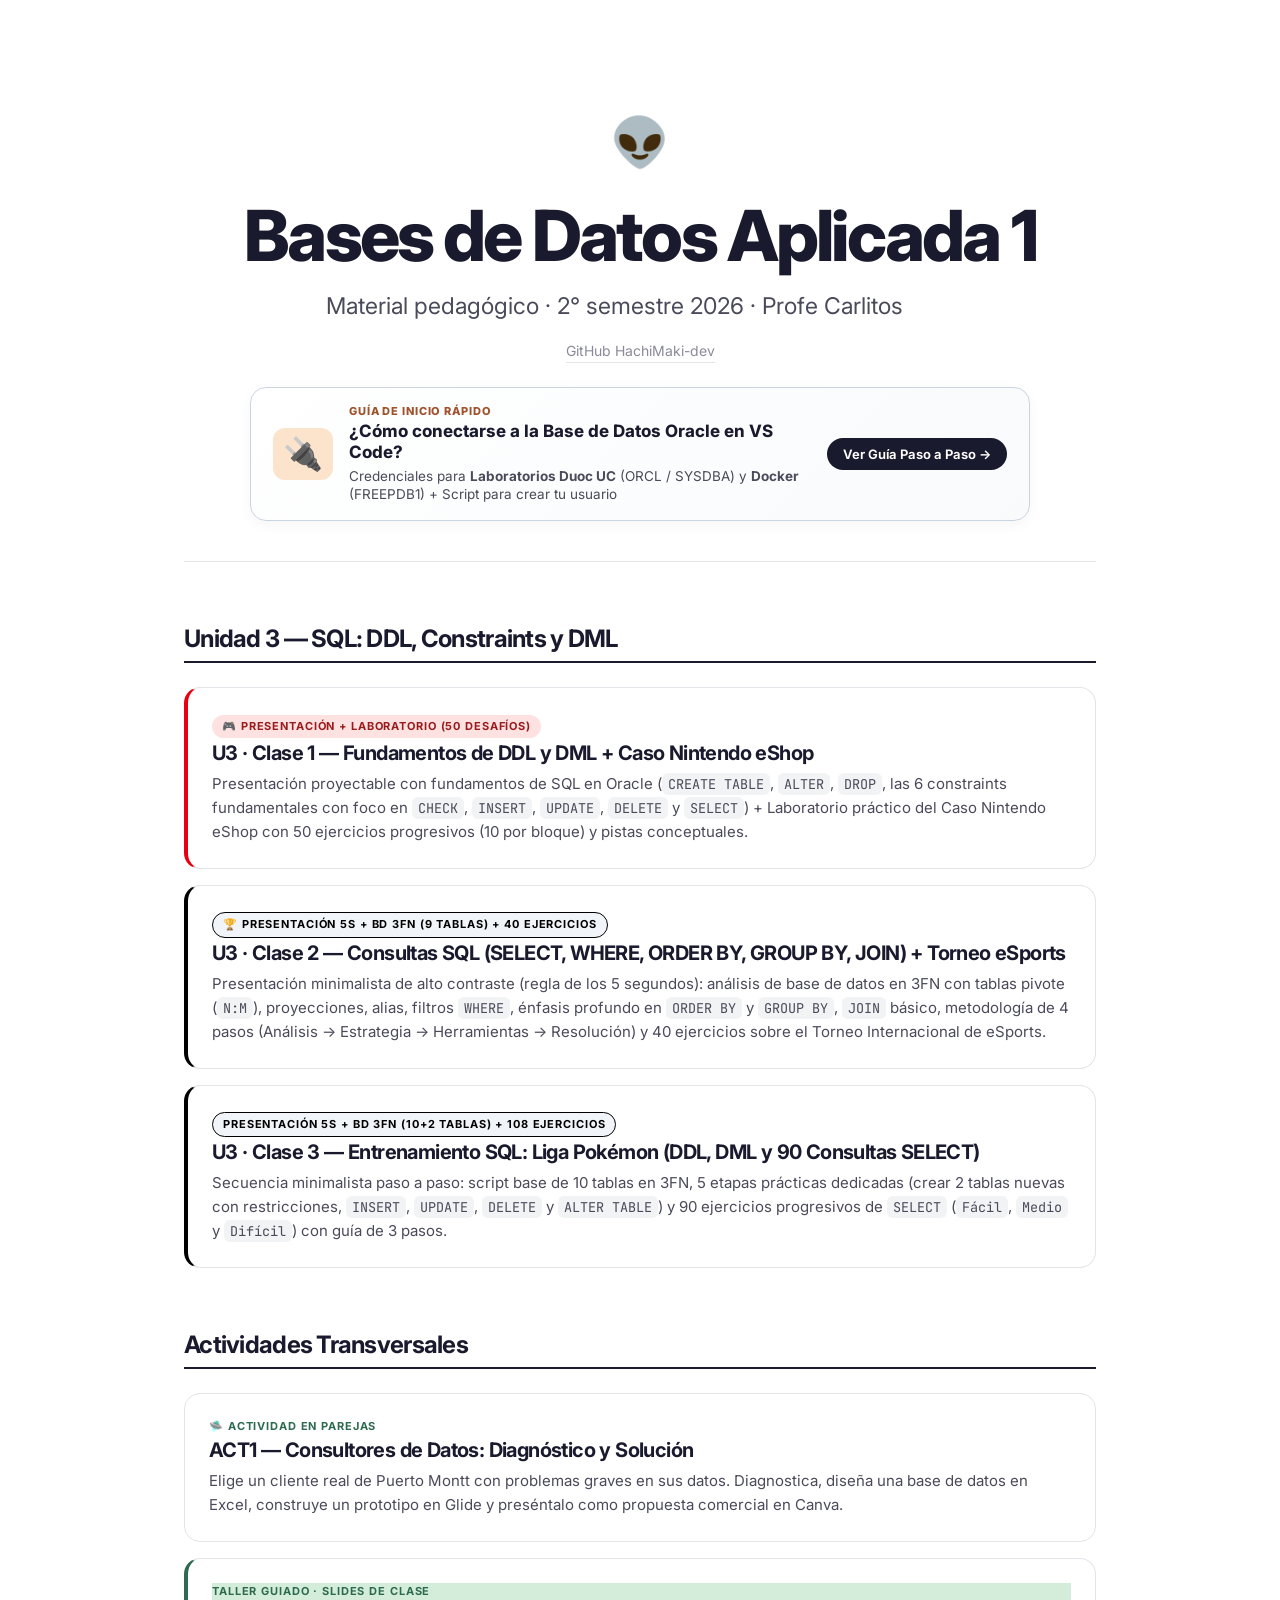
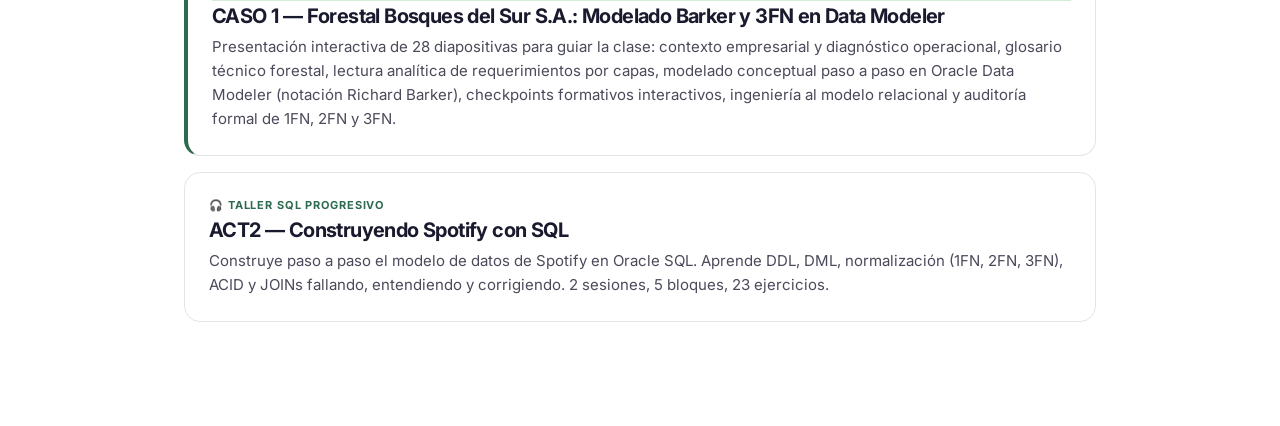
<file: index.html>
<!DOCTYPE html>
<html lang="es">
<head>
  <meta charset="UTF-8">
  <meta name="viewport" content="width=device-width, initial-scale=1.0">
  <title>Plataforma Docente — Bases de Datos Aplicada 1 · Profe Carlitos</title>
  <meta name="description" content="Material pedagógico para Bases de Datos Aplicada 1 — Profe Carlitos (HachiMaki-dev)">
  <link rel="stylesheet" href="shared/fonts.css">
  <link rel="stylesheet" href="shared/styles.css">
</head>
<body>
  <div class="portal-container">
    <header class="portal-header">
      <div class="alien">👽</div>
      <h1>Bases de Datos Aplicada 1</h1>
      <p class="lead">Material pedagógico · 2° semestre 2026 · Profe Carlitos</p>
      <div class="portal-links">
        <a href="https://github.com/hachimaki-dev" target="_blank">GitHub HachiMaki-dev</a>
      </div>

      <div class="portal-db-banner">
        <button id="open-db-modal-btn" class="db-guide-trigger" type="button" aria-haspopup="dialog" aria-controls="db-connection-modal">
          <div class="db-trigger-icon">🔌</div>
          <div class="db-trigger-content">
            <span class="db-trigger-tag">Guía de Inicio Rápido</span>
            <span class="db-trigger-title">¿Cómo conectarse a la Base de Datos Oracle en VS Code?</span>
            <span class="db-trigger-desc">Credenciales para <strong>Laboratorios Duoc UC</strong> (ORCL / SYSDBA) y <strong>Docker</strong> (FREEPDB1) + Script para crear tu usuario</span>
          </div>
          <div class="db-trigger-badge">Ver Guía Paso a Paso →</div>
        </button>
      </div>
    </header>

    <!-- UNIDAD 3: SQL, DDL Y DML -->
    <section class="unit-section">
      <h2>Unidad 3 — SQL: DDL, Constraints y DML</h2>

      <a href="contenidos/03_sql_apex_dashboards/U3_Clase1_DDL_DML_Nintendo.html" class="content-card" style="border-left: 4px solid #E60012;">
        <div class="cc-type ppt" style="display: inline-block; background: #FEE2E2; color: #991B1B; padding: 3px 10px; border-radius: 999px;">🎮 Presentación + Laboratorio (50 Desafíos)</div>
        <h3>U3 · Clase 1 — Fundamentos de DDL y DML + Caso Nintendo eShop</h3>
        <p>Presentación proyectable con fundamentos de SQL en Oracle (<code>CREATE TABLE</code>, <code>ALTER</code>, <code>DROP</code>, las 6 constraints fundamentales con foco en <code>CHECK</code>, <code>INSERT</code>, <code>UPDATE</code>, <code>DELETE</code> y <code>SELECT</code>) + Laboratorio práctico del Caso Nintendo eShop con 50 ejercicios progresivos (10 por bloque) y pistas conceptuales.</p>
      </a>

      <a href="contenidos/03_sql_apex_dashboards/U3_Clase2_Consultas_Select_eSports.html" class="content-card" style="border-left: 4px solid #000000; margin-top: 14px;">
        <div class="cc-type ppt" style="display: inline-block; background: #F1F5F9; color: #000000; border: 1px solid #000000; padding: 3px 10px; border-radius: 999px;">🏆 Presentación 5s + BD 3FN (9 Tablas) + 40 Ejercicios</div>
        <h3>U3 · Clase 2 — Consultas SQL (SELECT, WHERE, ORDER BY, GROUP BY, JOIN) + Torneo eSports</h3>
        <p>Presentación minimalista de alto contraste (regla de los 5 segundos): análisis de base de datos en 3FN con tablas pivote (<code>N:M</code>), proyecciones, alias, filtros <code>WHERE</code>, énfasis profundo en <code>ORDER BY</code> y <code>GROUP BY</code>, <code>JOIN</code> básico, metodología de 4 pasos (Análisis → Estrategia → Herramientas → Resolución) y 40 ejercicios sobre el Torneo Internacional de eSports.</p>
      </a>

      <a href="contenidos/03_sql_apex_dashboards/U3_Clase3_Entrenamiento_Pokemon_SQL.html" class="content-card" style="border-left: 4px solid #000000; margin-top: 14px;">
        <div class="cc-type ppt" style="display: inline-block; background: #F1F5F9; color: #000000; border: 1px solid #000000; padding: 3px 10px; border-radius: 999px;">Presentación 5s + BD 3FN (10+2 Tablas) + 108 Ejercicios</div>
        <h3>U3 · Clase 3 — Entrenamiento SQL: Liga Pokémon (DDL, DML y 90 Consultas SELECT)</h3>
        <p>Secuencia minimalista paso a paso: script base de 10 tablas en 3FN, 5 etapas prácticas dedicadas (crear 2 tablas nuevas con restricciones, <code>INSERT</code>, <code>UPDATE</code>, <code>DELETE</code> y <code>ALTER TABLE</code>) y 90 ejercicios progresivos de <code>SELECT</code> (<code>Fácil</code>, <code>Medio</code> y <code>Difícil</code>) con guía de 3 pasos.</p>
      </a>
    </section>

    <!-- ACTIVIDADES TRANSVERSALES -->
    <section class="unit-section">
      <h2>Actividades Transversales</h2>

      <a href="contenidos/actividades/ACT1_Consultores_de_Datos.html" class="content-card">
        <div class="cc-type guia">🛸 Actividad en parejas</div>
        <h3>ACT1 — Consultores de Datos: Diagnóstico y Solución</h3>
        <p>Elige un cliente real de Puerto Montt con problemas graves en sus datos. Diagnostica, diseña una base de datos en Excel, construye un prototipo en Glide y preséntalo como propuesta comercial en Canva.</p>
      </a>

      <a href="contenidos/actividades/SLIDES_Caso_Forestal_Bosques_del_Sur.html" class="content-card" style="border-left: 4px solid var(--accent-menta);">
        <div class="cc-type guia" style="background: var(--pastel-menta); color: var(--accent-menta);">Taller Guiado · Slides de Clase</div>
        <h3>CASO 1 — Forestal Bosques del Sur S.A.: Modelado Barker y 3FN en Data Modeler</h3>
        <p>Presentación interactiva de 28 diapositivas para guiar la clase: contexto empresarial y diagnóstico operacional, glosario técnico forestal, lectura analítica de requerimientos por capas, modelado conceptual paso a paso en Oracle Data Modeler (notación Richard Barker), checkpoints formativos interactivos, ingeniería al modelo relacional y auditoría formal de 1FN, 2FN y 3FN.</p>
      </a>

      <a href="contenidos/actividades/ACT2_Taller_SQL_Spotify.html" class="content-card">
        <div class="cc-type guia">🎧 Taller SQL Progresivo</div>
        <h3>ACT2 — Construyendo Spotify con SQL</h3>
        <p>Construye paso a paso el modelo de datos de Spotify en Oracle SQL. Aprende DDL, DML, normalización (1FN, 2FN, 3FN), ACID y JOINs fallando, entendiendo y corrigiendo. 2 sesiones, 5 bloques, 23 ejercicios.</p>
      </a>
    </section>
  </div>

  <!-- MODAL: GUÍA DE CONEXIÓN A LA BD ORACLE -->
  <dialog id="db-connection-modal" class="db-modal" closedby="any" aria-labelledby="db-modal-title">
    <div class="db-modal-inner">
      <div class="db-modal-header">
        <div class="db-modal-title-wrap">
          <span class="db-modal-badge">Oracle Developer Tools for VS Code</span>
          <h2 id="db-modal-title">🔌 Guía de Conexión a Oracle Database</h2>
          <p class="db-modal-subtitle">Configuración paso a paso para Laboratorios Duoc UC y Docker personal</p>
        </div>
        <button id="close-db-modal-btn" class="db-modal-close" type="button" aria-label="Cerrar modal">&times;</button>
      </div>

      <div class="db-modal-body">
        <!-- ALERTA CRÍTICA: ADMIN PRIMERO -->
        <div class="db-alert db-alert-warning">
          <div class="db-alert-icon">⚠️</div>
          <div class="db-alert-text">
            <strong>REGLA DE ORO: Primero debes conectarte como Administrador (Admin)</strong>
            <p>Una base de datos recién instalada o reiniciada <strong>aún no tiene creado tu usuario de desarrollo</strong>. Primero debes conectarte obligatoriamente con el usuario administrador (<code>SYS</code> o <code>SYSTEM</code>) para habilitar scripts, crear a <code>usuario_desarrollador</code> y otorgarle permisos y cuota.</p>
          </div>
        </div>

        <!-- PASO 1: EXTENSIÓN VS CODE -->
        <div class="db-step">
          <div class="db-step-header">
            <div class="db-step-num">1</div>
            <div>
              <h3>Instalar la Extensión en Visual Studio Code</h3>
              <p>Abre el panel de Extensiones en VS Code (<code>Ctrl+Shift+X</code> en Windows o <code>Cmd+Shift+X</code> en Mac):</p>
            </div>
          </div>
          <div class="db-ext-box">
            <span class="db-ext-icon">🗄️</span>
            <div class="db-ext-info">
              <strong>Oracle Developer Tools for VS Code (SQL and PL/SQL)</strong>
              <span>Extensión oficial desarrollada por <em>Oracle Corporation</em> (ID: <code>oracle.oracledevtools</code>)</span>
            </div>
            <span class="db-ext-check">Recomendada</span>
          </div>
          <p class="small" style="margin-top: 8px;">Una vez instalada, aparecerá el ícono de la base de datos de Oracle en la barra lateral izquierda. Haz clic en el botón <strong><code>+</code> (Create Connection)</strong> para configurar la primera conexión.</p>
        </div>

        <!-- PASO 2: CONEXIÓN ADMIN (DUOC VS DOCKER) -->
        <div class="db-step">
          <div class="db-step-header">
            <div class="db-step-num">2</div>
            <div>
              <h3>Conexión Inicial como Administrador</h3>
              <p>Selecciona tu entorno de trabajo para ver las credenciales exactas que debes ingresar en VS Code:</p>
            </div>
          </div>

          <!-- SELECTOR DE PESTAÑAS DE ENTORNO -->
          <div class="db-env-tabs" role="tablist" aria-label="Entornos de Conexión">
            <button class="db-env-tab active" id="tab-btn-duoc" role="tab" aria-selected="true" aria-controls="tab-pane-duoc">
              🏢 Laboratorios Duoc UC (PCs de la Sede)
            </button>
            <button class="db-env-tab" id="tab-btn-docker" role="tab" aria-selected="false" aria-controls="tab-pane-docker">
              🐳 Docker en PC / Mac (Imagen gvenzl)
            </button>
          </div>

          <!-- TAB PANE: LABORATORIO DUOC UC -->
          <div class="db-env-pane active" id="tab-pane-duoc" role="tabpanel" aria-labelledby="tab-btn-duoc">
            <div class="db-table-responsive">
              <table class="db-param-table">
                <thead>
                  <tr>
                    <th>Campo en VS Code</th>
                    <th>Valor en Laboratorios Duoc UC</th>
                    <th>Nota o Detalle</th>
                  </tr>
                </thead>
                <tbody>
                  <tr>
                    <td><strong>Connection Name</strong></td>
                    <td><code>Oracle-Admin-Duoc</code></td>
                    <td>Nombre descriptivo para la conexión</td>
                  </tr>
                  <tr>
                    <td><strong>Connection Type</strong></td>
                    <td><code>Basic</code></td>
                    <td>Tipo estándar de conexión TCP/IP</td>
                  </tr>
                  <tr class="db-highlight-row">
                    <td><strong>Role</strong></td>
                    <td><span class="badge-role sysdba">SYSDBA</span></td>
                    <td>🚨 <strong>¡OBLIGATORIO!</strong> Al conectarte con <code>SYS</code> debes seleccionar rol <code>SYSDBA</code>. Si dejas <code>Default</code>, fallará con <code>ORA-28009</code>.</td>
                  </tr>
                  <tr>
                    <td><strong>Authentication Type</strong></td>
                    <td><code>Default</code></td>
                    <td>Autenticación clásica de base de datos</td>
                  </tr>
                  <tr>
                    <td><strong>User Name</strong></td>
                    <td><strong><code>SYS</code></strong></td>
                    <td>Superusuario administrativo de Oracle</td>
                  </tr>
                  <tr>
                    <td><strong>Password</strong></td>
                    <td><code>123456</code></td>
                    <td>Contraseña configurada en laboratorios de la sede</td>
                  </tr>
                  <tr>
                    <td><strong>Host Name</strong></td>
                    <td><code>localhost</code></td>
                    <td>O la IP de laboratorio (ej: <code>127.0.0.1</code>)</td>
                  </tr>
                  <tr>
                    <td><strong>Port</strong></td>
                    <td><code>1521</code></td>
                    <td>Puerto oficial del Oracle Listener</td>
                  </tr>
                  <tr class="db-highlight-row">
                    <td><strong>Type (Radio Button)</strong></td>
                    <td><strong>SID</strong></td>
                    <td>En laboratorios Duoc UC se conecta vía <strong>SID</strong></td>
                  </tr>
                  <tr>
                    <td><strong>Database Name (SID)</strong></td>
                    <td><code>ORCL</code></td>
                    <td>Identificador del Sistema (SID) instalado</td>
                  </tr>
                </tbody>
              </table>
            </div>
          </div>

          <!-- TAB PANE: DOCKER GVENZL -->
          <div class="db-env-pane" id="tab-pane-docker" role="tabpanel" aria-labelledby="tab-btn-docker">
            <div class="db-table-responsive">
              <table class="db-param-table">
                <thead>
                  <tr>
                    <th>Campo en VS Code</th>
                    <th>Valor para Docker (gvenzl)</th>
                    <th>Nota o Detalle</th>
                  </tr>
                </thead>
                <tbody>
                  <tr>
                    <td><strong>Connection Name</strong></td>
                    <td><code>Oracle-Admin-Docker</code></td>
                    <td>Nombre descriptivo para la conexión</td>
                  </tr>
                  <tr>
                    <td><strong>Connection Type</strong></td>
                    <td><code>Basic</code></td>
                    <td>Tipo estándar TCP/IP</td>
                  </tr>
                  <tr>
                    <td><strong>Role</strong></td>
                    <td><span class="badge-role default">Default</span></td>
                    <td>Con el usuario <code>SYSTEM</code> se utiliza el rol <code>Default</code></td>
                  </tr>
                  <tr>
                    <td><strong>Authentication Type</strong></td>
                    <td><code>Default</code></td>
                    <td>Autenticación estándar</td>
                  </tr>
                  <tr>
                    <td><strong>User Name</strong></td>
                    <td><strong><code>SYSTEM</code></strong></td>
                    <td>Usuario administrador por defecto en contenedores</td>
                  </tr>
                  <tr>
                    <td><strong>Password</strong></td>
                    <td><code>123456</code></td>
                    <td>O la contraseña que configuraste en <code>ORACLE_PASSWORD</code></td>
                  </tr>
                  <tr>
                    <td><strong>Host Name</strong></td>
                    <td><code>localhost</code></td>
                    <td>Tu equipo anfitrión</td>
                  </tr>
                  <tr>
                    <td><strong>Port</strong></td>
                    <td><code>1521</code></td>
                    <td>Puerto publicado en el contenedor (<code>-p 1521:1521</code>)</td>
                  </tr>
                  <tr class="db-highlight-row">
                    <td><strong>Type (Radio Button)</strong></td>
                    <td><strong>Service Name</strong></td>
                    <td>🚨 <strong>¡CRÍTICO!</strong> Seleccionar <strong>Service Name</strong> (NO uses SID)</td>
                  </tr>
                  <tr class="db-highlight-row">
                    <td><strong>Service Name</strong></td>
                    <td><code>FREEPDB1</code></td>
                    <td>Pluggable Database para Oracle 23c Free (o <code>XEPDB1</code> si usas imagen 21c XE)</td>
                  </tr>
                </tbody>
              </table>
            </div>
          </div>
        </div>

        <!-- PASO 3: SCRIPT CREACIÓN USUARIO -->
        <div class="db-step">
          <div class="db-step-header">
            <div class="db-step-num">3</div>
            <div>
              <h3>Ejecutar el Script SQL con el Administrador</h3>
              <p>Haz clic derecho en la conexión de Administrador recién conectada y selecciona <strong>"Open SQL Worksheet"</strong>. Pega y ejecuta el siguiente script:</p>
            </div>
          </div>

          <div class="db-code-wrapper">
            <div class="db-code-header">
              <span class="db-code-lang">Oracle SQL Script</span>
              <button id="copy-sql-btn" class="db-copy-btn" type="button" aria-label="Copiar script SQL al portapapeles">
                <span class="copy-icon">📋</span>
                <span class="copy-text">Copiar Script SQL</span>
              </button>
            </div>
            <pre class="db-code"><code id="sql-script-content">-- Habilita la creación de usuarios en Oracle 12c/19c/21c/23c
ALTER SESSION SET "_ORACLE_SCRIPT"=TRUE;

-- Crear el usuario
CREATE USER usuario_desarrollador IDENTIFIED BY "123456"
DEFAULT TABLESPACE "USERS"
TEMPORARY TABLESPACE "TEMP";

-- Asignar cuota y permisos básicos
ALTER USER usuario_desarrollador QUOTA UNLIMITED ON USERS;
GRANT CREATE SESSION TO usuario_desarrollador;
GRANT "RESOURCE" TO usuario_desarrollador;
ALTER USER usuario_desarrollador DEFAULT ROLE "RESOURCE";</code></pre>
          </div>

          <div class="db-explanation-box">
            <h4>💡 ¿Qué hace cada sentencia de este script?</h4>
            <ul class="db-explanation-list">
              <li><code>ALTER SESSION SET "_ORACLE_SCRIPT"=TRUE;</code>: En bases de datos Oracle Multitenant (CDB/PDB), los usuarios normalmente exigen el prefijo <code>C##</code>. Esta instrucción desactiva temporalmente esa restricción para crear un usuario de desarrollo estándar.</li>
              <li><code>CREATE USER usuario_desarrollador IDENTIFIED BY "123456" ...</code>: Crea el usuario personal con clave <code>123456</code> y le asigna el tablespace de almacenamiento <code>USERS</code> y de temporales <code>TEMP</code>.</li>
              <li><code>ALTER USER usuario_desarrollador QUOTA UNLIMITED ON USERS;</code>: Le asigna cuota de almacenamiento ilimitada en el tablespace para que puedas crear tablas e insertar datos sin errores de cuota (<code>ORA-01950</code>).</li>
              <li><code>GRANT CREATE SESSION ...;</code>: Le otorga el permiso indispensable para poder autenticarse e iniciar sesión en Oracle.</li>
              <li><code>GRANT "RESOURCE" ...;</code>: Le otorga el rol de desarrollo que incluye privilegios para crear tablas, secuencias, vistas y triggers.</li>
            </ul>
          </div>
          <p class="small" style="margin-top: 8px;"><strong>¿Cómo ejecutarlo en VS Code?</strong> Selecciona todo el código con <code>Ctrl+A</code> (o <code>Cmd+A</code>) y presiona la tecla <strong><code>F5</code></strong> o el ícono de <strong>"Execute as Script"</strong> (la página con play/engranaje en la barra superior del editor).</p>
        </div>

        <!-- PASO 4: CONEXIÓN USUARIO_DESARROLLADOR -->
        <div class="db-step">
          <div class="db-step-header">
            <div class="db-step-num">4</div>
            <div>
              <h3>Crear la Conexión de Alumno (usuario_desarrollador)</h3>
              <p>¡Listo! Ahora presiona nuevamente el botón <strong><code>+</code> (Create Connection)</strong> en VS Code para crear tu conexión de trabajo habitual:</p>
            </div>
          </div>

          <div class="db-table-responsive">
            <table class="db-param-table">
              <thead>
                <tr>
                  <th>Campo en VS Code</th>
                  <th>Valor en Duoc UC</th>
                  <th>Valor en Docker</th>
                </tr>
              </thead>
              <tbody>
                <tr>
                  <td><strong>Connection Name</strong></td>
                  <td><code>Oracle-Desarrollo-Duoc</code></td>
                  <td><code>Oracle-Desarrollo-Docker</code></td>
                </tr>
                <tr>
                  <td><strong>User Name</strong></td>
                  <td colspan="2"><strong style="color: var(--accent-menta);"><code>usuario_desarrollador</code></strong></td>
                </tr>
                <tr>
                  <td><strong>Password</strong></td>
                  <td colspan="2"><code>123456</code></td>
                </tr>
                <tr>
                  <td><strong>Role</strong></td>
                  <td colspan="2"><span class="badge-role default">Default</span></td>
                </tr>
                <tr>
                  <td><strong>Host Name : Port</strong></td>
                  <td colspan="2"><code>localhost</code> : <code>1521</code></td>
                </tr>
                <tr>
                  <td><strong>Tipo y Base de Datos</strong></td>
                  <td>SID: <code>ORCL</code></td>
                  <td>Service Name: <code>FREEPDB1</code></td>
                </tr>
              </tbody>
            </table>
          </div>

          <div class="db-success-card">
            🎉 <strong>¡Excelente!</strong> A partir de ahora, todas tus clases, desafíos de SQL (Nintendo eShop, Spotify, DDL, DML) y evaluaciones las desarrollarás conectado con <strong><code>usuario_desarrollador</code></strong>.
          </div>
        </div>

        <!-- SECCIÓN DE ERRORES FRECUENTES -->
        <div class="db-trouble-section">
          <h4>🛠️ Errores Frecuentes y Cómo Solucionarlos</h4>
          <div class="db-trouble-grid">
            <div class="db-trouble-item">
              <span class="db-trouble-code">ORA-28009: connection as SYS should be as SYSDBA or SYSOPER</span>
              <p>Ocurre al conectar con <code>SYS</code> en Duoc UC sin cambiar el <strong>Role</strong>. Cámbialo de <code>Default</code> a <code>SYSDBA</code>.</p>
            </div>
            <div class="db-trouble-item">
              <span class="db-trouble-code">ORA-12505 / ORA-12514: listener does not know SID/Service</span>
              <p>Revisa el botón de radio de conexión: en <strong>Duoc UC</strong> debe ser <strong>SID: ORCL</strong>, mientras que en <strong>Docker</strong> debe ser <strong>Service Name: FREEPDB1</strong>.</p>
            </div>
            <div class="db-trouble-item">
              <span class="db-trouble-code">ORA-01017: invalid username/password; logon denied</span>
              <p>Revisa que la clave sea exactamente <code>123456</code> y que no tengas las mayúsculas activadas (Bloq Mayús / Caps Lock).</p>
            </div>
            <div class="db-trouble-item">
              <span class="db-trouble-code">ORA-01045: user lacks CREATE SESSION privilege</span>
              <p>Faltó ejecutar <code>GRANT CREATE SESSION TO usuario_desarrollador;</code> desde el usuario Administrador.</p>
            </div>
          </div>
        </div>

      </div>

      <div class="db-modal-footer">
        <button id="footer-close-btn" class="btn" type="button">Entendido, cerrar guía</button>
      </div>
    </div>
  </dialog>

  <!-- LÓGICA DE CONTROL DEL MODAL -->
  <script>
    document.addEventListener('DOMContentLoaded', () => {
      // Modal controls
      const dbModal = document.getElementById('db-connection-modal');
      const openDbModalBtn = document.getElementById('open-db-modal-btn');
      const closeDbModalBtn = document.getElementById('close-db-modal-btn');
      const footerCloseBtn = document.getElementById('footer-close-btn');

      if (openDbModalBtn && dbModal) {
        openDbModalBtn.addEventListener('click', () => {
          dbModal.showModal();
        });
      }

      const closeModal = () => {
        if (dbModal && dbModal.open) {
          dbModal.close();
        }
      };

      if (closeDbModalBtn) closeDbModalBtn.addEventListener('click', closeModal);
      if (footerCloseBtn) footerCloseBtn.addEventListener('click', closeModal);

      // Light dismiss fallback for backdrop click
      if (dbModal) {
        dbModal.addEventListener('click', (e) => {
          const rect = dbModal.getBoundingClientRect();
          const isInDialog = (
            rect.top <= e.clientY && e.clientY <= rect.top + rect.height &&
            rect.left <= e.clientX && e.clientX <= rect.left + rect.width
          );
          if (!isInDialog) {
            closeModal();
          }
        });
      }

      // Tabs Duoc UC vs Docker
      const tabDuoc = document.getElementById('tab-btn-duoc');
      const tabDocker = document.getElementById('tab-btn-docker');
      const paneDuoc = document.getElementById('tab-pane-duoc');
      const paneDocker = document.getElementById('tab-pane-docker');

      if (tabDuoc && tabDocker && paneDuoc && paneDocker) {
        tabDuoc.addEventListener('click', () => {
          tabDuoc.classList.add('active');
          tabDuoc.setAttribute('aria-selected', 'true');
          tabDocker.classList.remove('active');
          tabDocker.setAttribute('aria-selected', 'false');
          paneDuoc.classList.add('active');
          paneDocker.classList.remove('active');
        });

        tabDocker.addEventListener('click', () => {
          tabDocker.classList.add('active');
          tabDocker.setAttribute('aria-selected', 'true');
          tabDuoc.classList.remove('active');
          tabDuoc.setAttribute('aria-selected', 'false');
          paneDocker.classList.add('active');
          paneDuoc.classList.remove('active');
        });
      }

      // Copy SQL Script
      const copySqlBtn = document.getElementById('copy-sql-btn');
      const sqlContent = document.getElementById('sql-script-content');

      if (copySqlBtn && sqlContent) {
        copySqlBtn.addEventListener('click', async () => {
          const text = sqlContent.textContent || sqlContent.innerText;
          try {
            await navigator.clipboard.writeText(text.trim());
            copySqlBtn.classList.add('copied');
            const iconEl = copySqlBtn.querySelector('.copy-icon');
            const textEl = copySqlBtn.querySelector('.copy-text');
            if (iconEl) iconEl.textContent = '✅';
            if (textEl) textEl.textContent = '¡Copiado al portapapeles!';

            setTimeout(() => {
              copySqlBtn.classList.remove('copied');
              if (iconEl) iconEl.textContent = '📋';
              if (textEl) textEl.textContent = 'Copiar Script SQL';
            }, 2500);
          } catch (err) {
            console.error('Error al copiar al portapapeles:', err);
          }
        });
      }
    });
  </script>
</body>
</html>
</file>
<file: shared/fonts.css>
/* ==========================================================
   FONTS — Plataforma Docente · Profe Carlitos
   Tipografía Inter desde Google Fonts.
   Importar este archivo ANTES de styles.css.
   ========================================================== */

@import url('https://fonts.googleapis.com/css2?family=Inter:wght@400;500;600;700;800;900&display=swap');
@import url('https://fonts.googleapis.com/css2?family=JetBrains+Mono:wght@400;500;700&display=swap');
</file>
<file: shared/styles.css>
/* ==========================================================
   DESIGN SYSTEM — Plataforma Docente · Profe Carlitos
   
   Paleta: fondo blanco, texto negro, acentos pastel.
   Este archivo define TODOS los tokens y componentes
   reutilizables del proyecto.
   ========================================================== */

/* --- TOKENS ------------------------------------------------ */
:root {
  /* Colores base */
  --bg:       #FFFFFF;
  --bg-soft:  #F8F9FA;
  --bg-muted: #F1F3F5;
  --ink:      #1A1A2E;
  --ink-soft: #4A4A5A;
  --ink-muted:#8A8A9A;
  --line:     #E2E4E8;

  /* Pastel accent palette */
  --pastel-lavanda:  #E8E0F0;
  --pastel-menta:    #D4EDDA;
  --pastel-durazno:  #FCE4CC;
  --pastel-celeste:  #D6EAF8;
  --pastel-rosa:     #F5D5E0;
  --pastel-amarillo: #FFF9DB;

  /* Accent darks (for text on pastel backgrounds) */
  --accent-lavanda:  #6C5B8A;
  --accent-menta:    #2D6A4F;
  --accent-durazno:  #A0522D;
  --accent-celeste:  #2471A3;
  --accent-rosa:     #A0415D;
  --accent-amarillo: #8B7E00;

  /* Feedback */
  --correct:     #D4EDDA;
  --correct-ink: #155724;
  --incorrect:   #F8D7DA;
  --incorrect-ink:#721C24;
  --hint-bg:     #FFF9DB;
  --hint-ink:    #856404;

  /* DUA levels */
  --level-base:       #D4EDDA;
  --level-base-ink:   #155724;
  --level-inter:      #D6EAF8;
  --level-inter-ink:  #1A5276;
  --level-avanzado:      #E8E0F0;
  --level-avanzado-ink:  #4A235A;

  /* Typography */
  --font-body: 'Inter', system-ui, -apple-system, sans-serif;
  --font-mono: 'JetBrains Mono', 'SFMono-Regular', Consolas, monospace;

  /* Spacing scale */
  --sp-xs: 4px;
  --sp-sm: 8px;
  --sp-md: 16px;
  --sp-lg: 24px;
  --sp-xl: 40px;
  --sp-2xl: 64px;

  /* Radii */
  --radius-sm: 6px;
  --radius-md: 12px;
  --radius-lg: 16px;
  --radius-xl: 20px;
}

/* --- RESET ------------------------------------------------- */
*, *::before, *::after { box-sizing: border-box; }
html, body { margin: 0; padding: 0; }
body {
  font-family: var(--font-body);
  background: var(--bg);
  color: var(--ink);
  line-height: 1.6;
  -webkit-font-smoothing: antialiased;
}

/* --- TYPOGRAPHY -------------------------------------------- */
h1, h2, h3, h4 { margin: 0 0 var(--sp-md); line-height: 1.1; letter-spacing: -0.03em; }
h1 { font-size: clamp(38px, 5.5vw, 72px); font-weight: 800; letter-spacing: -0.04em; }
h2 { font-size: clamp(30px, 4vw, 54px); font-weight: 700; }
h3 { font-size: clamp(22px, 2.5vw, 32px); font-weight: 700; }
h4 { font-size: 20px; font-weight: 700; }
p { margin: 0 0 var(--sp-md); max-width: 880px; }
li { max-width: 880px; }

.lead {
  font-size: clamp(19px, 1.8vw, 26px);
  line-height: 1.45;
  color: var(--ink-soft);
  max-width: 860px;
}

.small { font-size: 14px !important; color: var(--ink-muted) !important; }

code {
  font-family: var(--font-mono);
  font-size: 0.9em;
  background: var(--bg-muted);
  padding: 2px 6px;
  border-radius: var(--radius-sm);
}

/* --- SLIDE LAYOUT ------------------------------------------ */
.app { height: 100vh; display: flex; flex-direction: column; overflow: hidden; }

.topbar {
  height: 64px;
  border-bottom: 1px solid var(--line);
  background: rgba(255,255,255,0.96);
  display: flex;
  align-items: center;
  justify-content: space-between;
  padding: 0 32px;
  position: relative;
  z-index: 10;
  backdrop-filter: blur(8px);
}

.topbar-brand {
  font-size: 13px;
  font-weight: 800;
  letter-spacing: 0.08em;
  text-transform: uppercase;
  display: flex;
  align-items: center;
  gap: 8px;
}

.topbar-brand .alien { font-size: 20px; }

.topbar-counter {
  font-size: 13px;
  color: var(--ink-muted);
  font-weight: 600;
  font-variant-numeric: tabular-nums;
}

.progress-bar {
  position: absolute;
  left: 0;
  bottom: -1px;
  height: 3px;
  background: var(--ink);
  transition: width 0.35s ease;
  border-radius: 0 2px 2px 0;
}

/* --- SLIDES ------------------------------------------------ */
.slide-area { flex: 1; position: relative; overflow: hidden; }

.slide {
  height: 100%;
  width: 100%;
  padding: 48px 8vw 60px;
  display: flex;
  flex-direction: column;
  justify-content: center;
  overflow-y: auto;
  animation: fadeSlide 0.3s ease;
}

@keyframes fadeSlide {
  from { opacity: 0; transform: translateY(12px); }
  to   { opacity: 1; transform: translateY(0); }
}

.kicker {
  font-size: 13px;
  letter-spacing: 0.1em;
  text-transform: uppercase;
  color: var(--ink-muted);
  margin-bottom: var(--sp-md);
  font-weight: 700;
}

/* --- CONTROLS ---------------------------------------------- */
.controls-bar {
  height: 56px;
  border-top: 1px solid var(--line);
  background: var(--bg);
  display: flex;
  align-items: center;
  justify-content: center;
  gap: 12px;
  padding: 0 16px;
}

.btn {
  border: 1px solid var(--line);
  background: var(--bg);
  border-radius: var(--radius-sm);
  padding: 8px 16px;
  cursor: pointer;
  font-weight: 650;
  font-family: var(--font-body);
  font-size: 14px;
  transition: background 0.15s, border-color 0.15s;
  color: var(--ink);
}
.btn:hover { background: var(--bg-muted); border-color: #ccc; }
.btn:active { background: var(--bg-soft); }

.dots { display: flex; gap: 5px; margin: 0 8px; flex-wrap: wrap; justify-content: center; }
.dot {
  width: 8px; height: 8px;
  border-radius: 50%;
  background: var(--line);
  cursor: pointer;
  transition: background 0.2s, transform 0.2s;
}
.dot:hover { background: var(--ink-muted); transform: scale(1.3); }
.dot.active { background: var(--ink); transform: scale(1.2); }

/* --- CARDS ------------------------------------------------- */
.grid { display: grid; grid-template-columns: repeat(2, 1fr); gap: var(--sp-md); max-width: 1050px; }
.grid-3 { grid-template-columns: repeat(3, 1fr); }

.card {
  background: var(--bg);
  border: 1px solid var(--line);
  border-radius: var(--radius-lg);
  padding: var(--sp-lg);
  transition: box-shadow 0.2s;
}
.card:hover { box-shadow: 0 2px 12px rgba(0,0,0,0.06); }
.card strong { display: block; margin-bottom: var(--sp-sm); font-size: 17px; }
.card p { font-size: 16px; margin: 0; color: var(--ink-soft); }

/* Pastel card variants */
.card-lavanda  { background: var(--pastel-lavanda); border-color: transparent; }
.card-menta    { background: var(--pastel-menta); border-color: transparent; }
.card-durazno  { background: var(--pastel-durazno); border-color: transparent; }
.card-celeste  { background: var(--pastel-celeste); border-color: transparent; }
.card-rosa     { background: var(--pastel-rosa); border-color: transparent; }
.card-amarillo { background: var(--pastel-amarillo); border-color: transparent; }

/* --- CODE BLOCKS ------------------------------------------- */
.code-block {
  display: block;
  margin: var(--sp-md) 0;
  background: #1E1E2E;
  color: #CDD6F4;
  border-radius: var(--radius-md);
  padding: 20px 24px;
  font-family: var(--font-mono);
  font-size: 15px;
  line-height: 1.6;
  white-space: pre;
  overflow-x: auto;
  max-width: 1000px;
  tab-size: 4;
  position: relative;
}
.code-block code {
  font-family: inherit;
  background: none;
  padding: 0;
  font-size: inherit;
}
.code-block .lang-label {
  position: absolute;
  top: 8px;
  right: 12px;
  font-size: 11px;
  color: #7F849C;
  font-weight: 600;
  text-transform: uppercase;
  letter-spacing: 0.05em;
}

/* Highlight.js overrides for Catppuccin Mocha feel */
.code-block .hljs-keyword  { color: #CBA6F7; }
.code-block .hljs-type,
.code-block .hljs-built_in  { color: #F9E2AF; }
.code-block .hljs-string    { color: #A6E3A1; }
.code-block .hljs-number    { color: #FAB387; }
.code-block .hljs-comment   { color: #6C7086; font-style: italic; }
.code-block .hljs-title     { color: #89B4FA; }
.code-block .hljs-params    { color: #EBA0AC; }
.code-block .hljs-attr      { color: #89DCEB; }
.code-block .hljs-literal   { color: #FAB387; }

/* Inline highlight in code */
.hl { color: #F38BA8; font-weight: 700; }

/* --- RULE / CALLOUT ---------------------------------------- */
.rule {
  border-left: 3px solid var(--ink);
  padding: var(--sp-xs) 0 var(--sp-xs) var(--sp-lg);
  margin: var(--sp-md) 0;
  max-width: 880px;
}
.rule p { margin: 0; }

.callout {
  padding: var(--sp-md) var(--sp-lg);
  border-radius: var(--radius-md);
  margin: var(--sp-md) 0;
  max-width: 900px;
}
.callout-menta    { background: var(--pastel-menta); color: var(--accent-menta); }
.callout-celeste  { background: var(--pastel-celeste); color: var(--accent-celeste); }
.callout-durazno  { background: var(--pastel-durazno); color: var(--accent-durazno); }
.callout-lavanda  { background: var(--pastel-lavanda); color: var(--accent-lavanda); }
.callout-rosa     { background: var(--pastel-rosa); color: var(--accent-rosa); }
.callout-amarillo { background: var(--pastel-amarillo); color: var(--accent-amarillo); }

/* --- ENGINE ACCORDION (Diferencias entre motores) ---------- */
.engine-tip {
  border: 1px solid var(--line);
  border-radius: var(--radius-md);
  background: var(--bg-soft);
  margin: var(--sp-md) 0;
  max-width: 900px;
  overflow: hidden;
  transition: border-color 0.2s, box-shadow 0.2s;
}
.engine-tip[open] {
  border-color: var(--ink-soft);
  box-shadow: 0 2px 8px rgba(0,0,0,0.04);
}
.engine-tip summary {
  padding: 10px 16px;
  font-weight: 600;
  font-size: 13px;
  color: var(--ink-soft);
  cursor: pointer;
  background: var(--bg-muted);
  list-style: none;
  display: flex;
  align-items: center;
  gap: var(--sp-sm);
  user-select: none;
  transition: background 0.15s, color 0.15s;
}
.engine-tip summary:hover {
  background: var(--line);
  color: var(--ink);
}
.engine-tip summary::-webkit-details-marker {
  display: none;
}
.engine-tip summary::before {
  content: '⚙️';
  font-size: 14px;
}
.engine-tip summary::after {
  content: '▾';
  margin-left: auto;
  font-size: 13px;
  font-weight: 700;
  transition: transform 0.2s;
}
.engine-tip[open] summary::after {
  transform: rotate(180deg);
}
.engine-tip-content {
  padding: var(--sp-md) var(--sp-lg);
  font-size: 14px;
  line-height: 1.6;
  border-top: 1px solid var(--line);
  background: var(--bg);
}
.engine-tip-content p:last-child {
  margin-bottom: 0;
}


/* --- TAGS -------------------------------------------------- */
.tag {
  display: inline-block;
  border-radius: 999px;
  padding: 5px 12px;
  font-size: 12px;
  font-weight: 700;
  letter-spacing: 0.04em;
  margin: 3px 3px 3px 0;
}
.tag-base     { background: var(--level-base); color: var(--level-base-ink); }
.tag-inter    { background: var(--level-inter); color: var(--level-inter-ink); }
.tag-avanzado { background: var(--level-avanzado); color: var(--level-avanzado-ink); }

/* --- EXERCISE LAYOUT --------------------------------------- */
.exercise {
  display: grid;
  grid-template-columns: 120px 1fr;
  gap: var(--sp-lg);
  max-width: 1000px;
  align-items: start;
}
.exercise-num {
  font-size: 56px;
  font-weight: 900;
  letter-spacing: -0.05em;
  color: var(--ink);
}

/* --- ACTIVITY COMPONENTS ----------------------------------- */
.activity-container {
  max-width: 900px;
  margin: var(--sp-md) 0;
}

.question-block {
  background: var(--bg);
  border: 1px solid var(--line);
  border-radius: var(--radius-lg);
  padding: var(--sp-lg);
  margin-bottom: var(--sp-md);
  transition: border-color 0.3s;
}
.question-block.correct { border-color: var(--correct-ink); background: var(--correct); }
.question-block.incorrect { border-color: var(--incorrect-ink); background: var(--incorrect); }

.question-block p { font-size: 16px; margin: 0 0 var(--sp-sm); }
.question-block .q-label {
  font-weight: 700;
  font-size: 14px;
  color: var(--ink-muted);
  margin-bottom: var(--sp-sm);
  display: block;
}

/* Option buttons */
.option-list { list-style: none; padding: 0; margin: var(--sp-sm) 0; }
.option-item {
  display: flex;
  align-items: center;
  gap: var(--sp-sm);
  padding: 10px 14px;
  margin-bottom: 6px;
  border: 1px solid var(--line);
  border-radius: var(--radius-sm);
  cursor: pointer;
  font-size: 15px;
  transition: background 0.15s, border-color 0.15s;
}
.option-item:hover { background: var(--bg-muted); }
.option-item.selected { border-color: var(--ink); background: var(--bg-soft); font-weight: 600; }
.option-item.correct-answer { border-color: var(--correct-ink); background: var(--correct); }
.option-item.wrong-answer { border-color: var(--incorrect-ink); background: var(--incorrect); }

/* Feedback */
.feedback {
  padding: var(--sp-sm) var(--sp-md);
  border-radius: var(--radius-sm);
  font-size: 14px;
  font-weight: 500;
  margin-top: var(--sp-sm);
  display: none;
}
.feedback.show { display: block; }
.feedback.correct { background: var(--correct); color: var(--correct-ink); }
.feedback.incorrect { background: var(--incorrect); color: var(--incorrect-ink); }

/* Hint button */
.hint-btn {
  background: var(--hint-bg);
  color: var(--hint-ink);
  border: 1px solid #FCEDB5;
  border-radius: var(--radius-sm);
  padding: 6px 14px;
  font-size: 13px;
  font-weight: 600;
  cursor: pointer;
  font-family: var(--font-body);
  margin-top: var(--sp-sm);
}
.hint-btn:hover { background: #FEF3C7; }

.hint-text {
  padding: var(--sp-sm) var(--sp-md);
  background: var(--hint-bg);
  border-radius: var(--radius-sm);
  font-size: 14px;
  color: var(--hint-ink);
  margin-top: var(--sp-sm);
  display: none;
}
.hint-text.show { display: block; }

/* Check button */
.check-btn {
  background: var(--ink);
  color: var(--bg);
  border: none;
  border-radius: var(--radius-sm);
  padding: 10px 20px;
  font-size: 14px;
  font-weight: 700;
  cursor: pointer;
  font-family: var(--font-body);
  margin-top: var(--sp-md);
  transition: opacity 0.15s;
}
.check-btn:hover { opacity: 0.85; }
.check-btn:disabled { opacity: 0.4; cursor: default; }

/* --- MATCHING / PAREADOS ----------------------------------- */
.matching-container { max-width: 900px; }
.matching-grid {
  display: grid;
  grid-template-columns: 1fr 1fr;
  gap: var(--sp-md);
}
.matching-item {
  padding: 12px 16px;
  border: 1px solid var(--line);
  border-radius: var(--radius-sm);
  font-size: 15px;
  cursor: pointer;
  transition: background 0.15s, border-color 0.15s;
  text-align: center;
}
.matching-item:hover { background: var(--bg-muted); }
.matching-item.selected { border-color: var(--ink); background: var(--pastel-celeste); font-weight: 600; }
.matching-item.matched { background: var(--correct); border-color: var(--correct-ink); cursor: default; }
.matching-item.wrong { background: var(--incorrect); border-color: var(--incorrect-ink); }

/* --- CODE FILL / COMPLETE ---------------------------------- */
.code-fill {
  background: #1E1E2E;
  border-radius: var(--radius-md);
  padding: 20px 24px;
  font-family: var(--font-mono);
  font-size: 15px;
  line-height: 1.6;
  color: #CDD6F4;
  max-width: 1000px;
  margin: var(--sp-md) 0;
  white-space: pre;
  overflow-x: auto;
}
.code-fill input {
  font-family: var(--font-mono);
  font-size: 14px;
  background: #313244;
  color: #F38BA8;
  border: 1px dashed #585B70;
  border-radius: 4px;
  padding: 2px 8px;
  min-width: 120px;
  outline: none;
}
.code-fill input:focus { border-color: #89B4FA; background: #45475A; }
.code-fill input.correct { border-color: #A6E3A1; color: #A6E3A1; background: #1E3A2F; }
.code-fill input.incorrect { border-color: #F38BA8; color: #F38BA8; background: #3A1E2E; }

/* --- WORD SEARCH (SOPA DE LETRAS) -------------------------- */
.wordsearch-grid {
  display: inline-grid;
  gap: 2px;
  background: var(--bg-muted);
  border-radius: var(--radius-md);
  padding: var(--sp-sm);
}
.ws-cell {
  width: 38px;
  height: 38px;
  display: flex;
  align-items: center;
  justify-content: center;
  font-family: var(--font-mono);
  font-size: 16px;
  font-weight: 600;
  background: var(--bg);
  border-radius: 4px;
  cursor: pointer;
  user-select: none;
  transition: background 0.12s, color 0.12s;
}
.ws-cell:hover { background: var(--pastel-celeste); }
.ws-cell.selected { background: var(--pastel-lavanda); color: var(--accent-lavanda); }
.ws-cell.found { background: var(--pastel-menta); color: var(--accent-menta); font-weight: 800; }

.ws-wordlist {
  display: flex;
  flex-wrap: wrap;
  gap: var(--sp-sm);
  margin-top: var(--sp-md);
}
.ws-word {
  padding: 4px 12px;
  border-radius: 999px;
  font-size: 14px;
  font-weight: 600;
  background: var(--bg-muted);
  color: var(--ink-soft);
}
.ws-word.found {
  background: var(--pastel-menta);
  color: var(--accent-menta);
  text-decoration: line-through;
}

/* --- CROSSWORD (CRUCIGRAMA) -------------------------------- */
.crossword-grid {
  display: inline-grid;
  gap: 2px;
  background: var(--ink);
  padding: 2px;
  border-radius: var(--radius-sm);
}
.cw-cell {
  width: 36px;
  height: 36px;
  position: relative;
}
.cw-cell input {
  width: 100%;
  height: 100%;
  text-align: center;
  font-family: var(--font-mono);
  font-size: 16px;
  font-weight: 700;
  text-transform: uppercase;
  border: none;
  outline: none;
  background: var(--bg);
}
.cw-cell input:focus { background: var(--pastel-celeste); }
.cw-cell input.correct { background: var(--pastel-menta); }
.cw-cell input.incorrect { background: var(--pastel-rosa); }
.cw-cell .cw-number {
  position: absolute;
  top: 1px;
  left: 3px;
  font-size: 9px;
  font-weight: 700;
  color: var(--ink-muted);
  pointer-events: none;
}
.cw-black { background: var(--ink); }

.cw-clues {
  display: grid;
  grid-template-columns: 1fr 1fr;
  gap: var(--sp-lg);
  margin-top: var(--sp-md);
  max-width: 900px;
}
.cw-clues h4 { font-size: 16px; margin-bottom: var(--sp-sm); }
.cw-clue {
  font-size: 14px;
  margin-bottom: 6px;
  color: var(--ink-soft);
}
.cw-clue strong { color: var(--ink); }

/* --- SCORE / SUMMARY --------------------------------------- */
.score-bar {
  background: var(--bg-muted);
  border-radius: var(--radius-md);
  padding: var(--sp-md) var(--sp-lg);
  margin: var(--sp-lg) 0;
  max-width: 600px;
  display: flex;
  align-items: center;
  gap: var(--sp-lg);
}
.score-number {
  font-size: 42px;
  font-weight: 900;
  letter-spacing: -0.04em;
}
.score-label {
  font-size: 15px;
  color: var(--ink-soft);
}

/* --- RESPONSIVE -------------------------------------------- */
@media (max-width: 760px) {
  .topbar { padding: 0 16px; }
  .slide { padding: 32px 20px 44px; }
  .grid { grid-template-columns: 1fr; }
  .grid-3 { grid-template-columns: 1fr; }
  .exercise { grid-template-columns: 1fr; gap: var(--sp-xs); }
  .exercise-num { font-size: 40px; }
  .code-block { font-size: 13px; padding: 14px 16px; }
  .matching-grid { grid-template-columns: 1fr; }
  .cw-clues { grid-template-columns: 1fr; }
  .ws-cell { width: 32px; height: 32px; font-size: 14px; }
}

/* --- PORTAL (index.html) ----------------------------------- */
.portal-container {
  max-width: 960px;
  margin: 0 auto;
  padding: var(--sp-xl) var(--sp-lg);
}
.portal-header {
  text-align: center;
  margin-bottom: var(--sp-2xl);
  padding: var(--sp-2xl) 0 var(--sp-xl);
  border-bottom: 1px solid var(--line);
}
.portal-header .alien { font-size: 48px; }
.portal-header h1 { margin-top: var(--sp-md); }
.portal-links {
  display: flex;
  gap: var(--sp-sm);
  justify-content: center;
  margin-top: var(--sp-md);
}
.portal-links a {
  color: var(--ink-muted);
  font-size: 14px;
  text-decoration: none;
  border-bottom: 1px solid var(--line);
}
.portal-links a:hover { color: var(--ink); border-color: var(--ink); }

.unit-section {
  margin-bottom: var(--sp-2xl);
}
.unit-section h2 {
  font-size: 24px;
  margin-bottom: var(--sp-lg);
  padding-bottom: var(--sp-sm);
  border-bottom: 2px solid var(--ink);
}

.content-card {
  display: block;
  text-decoration: none;
  color: var(--ink);
  background: var(--bg);
  border: 1px solid var(--line);
  border-radius: var(--radius-lg);
  padding: var(--sp-lg);
  margin-bottom: var(--sp-md);
  transition: box-shadow 0.2s, border-color 0.2s, transform 0.15s;
}
.content-card:hover {
  box-shadow: 0 4px 16px rgba(0,0,0,0.08);
  border-color: #ccc;
  transform: translateY(-2px);
}
.content-card .cc-type {
  font-size: 11px;
  font-weight: 700;
  text-transform: uppercase;
  letter-spacing: 0.08em;
  margin-bottom: var(--sp-xs);
}
.content-card .cc-type.ppt { color: var(--accent-lavanda); }
.content-card .cc-type.guia { color: var(--accent-menta); }
.content-card .cc-type.ejercicio { color: var(--accent-durazno); }

.content-card h3 {
  font-size: 20px;
  margin-bottom: var(--sp-sm);
}
.content-card p { font-size: 15px; color: var(--ink-soft); margin: 0; }

/* --- TABS FOR SECTIONS ------------------------------------- */
.section-tabs {
  display: flex;
  gap: 0;
  margin-bottom: var(--sp-md);
  border-bottom: 2px solid var(--line);
}
.section-tab {
  padding: 10px 20px;
  cursor: pointer;
  font-size: 14px;
  font-weight: 600;
  color: var(--ink-muted);
  border-bottom: 2px solid transparent;
  margin-bottom: -2px;
  transition: color 0.15s, border-color 0.15s;
  background: none;
  border-top: none;
  border-left: none;
  border-right: none;
  font-family: var(--font-body);
}
.section-tab:hover { color: var(--ink); }
.section-tab.active {
  color: var(--ink);
  border-bottom-color: var(--ink);
}

/* --- STEP-BY-STEP GUIDE ------------------------------------ */
.step-block {
  border: 1px solid var(--line);
  border-radius: var(--radius-lg);
  padding: var(--sp-lg);
  margin-bottom: var(--sp-md);
  max-width: 920px;
}
.step-header {
  display: flex;
  align-items: center;
  gap: var(--sp-md);
  margin-bottom: var(--sp-md);
}
.step-number {
  width: 36px;
  height: 36px;
  border-radius: 50%;
  background: var(--ink);
  color: var(--bg);
  display: flex;
  align-items: center;
  justify-content: center;
  font-size: 16px;
  font-weight: 800;
  flex-shrink: 0;
}
.step-title { font-size: 18px; font-weight: 700; }
.step-check {
  display: flex;
  align-items: center;
  gap: var(--sp-sm);
  margin-top: var(--sp-md);
  padding-top: var(--sp-sm);
  border-top: 1px solid var(--line);
  font-size: 14px;
  color: var(--ink-soft);
}
.step-check input[type="checkbox"] {
  width: 18px;
  height: 18px;
  accent-color: var(--accent-menta);
}

/* --- PRINT ------------------------------------------------- */
@media print {
  .topbar, .controls-bar { display: none; }
  .slide { page-break-after: always; height: auto; padding: 20px; }
}

/* --- DB CONNECTION MODAL & TRIGGER (index.html) ------------ */
.portal-db-banner {
  margin-top: var(--sp-lg);
  display: flex;
  justify-content: center;
}

.db-guide-trigger {
  display: flex;
  align-items: center;
  gap: var(--sp-md);
  width: 100%;
  max-width: 780px;
  background: linear-gradient(135deg, #FFFFFF 0%, #F8FAFC 100%);
  border: 1.5px solid #CBD5E1;
  border-radius: var(--radius-lg);
  padding: 16px 22px;
  cursor: pointer;
  text-align: left;
  font-family: var(--font-body);
  transition: transform 0.18s cubic-bezier(0.16, 1, 0.3, 1),
              box-shadow 0.18s cubic-bezier(0.16, 1, 0.3, 1),
              border-color 0.18s ease;
  box-shadow: 0 4px 14px rgba(0, 0, 0, 0.04);
}

.db-guide-trigger:hover {
  transform: translateY(-2px);
  border-color: var(--ink);
  box-shadow: 0 8px 24px rgba(0, 0, 0, 0.08);
}

.db-guide-trigger:active {
  transform: translateY(0);
}

.db-trigger-icon {
  font-size: 32px;
  line-height: 1;
  padding: 10px;
  background: var(--pastel-durazno);
  border-radius: var(--radius-md);
  flex-shrink: 0;
  display: flex;
  align-items: center;
  justify-content: center;
}

.db-trigger-content {
  flex: 1;
  display: flex;
  flex-direction: column;
  gap: 3px;
}

.db-trigger-tag {
  display: inline-block;
  font-size: 11px;
  font-weight: 800;
  text-transform: uppercase;
  letter-spacing: 0.08em;
  color: var(--accent-durazno);
}

.db-trigger-title {
  font-size: 17px;
  font-weight: 750;
  color: var(--ink);
  line-height: 1.25;
}

.db-trigger-desc {
  font-size: 13.5px;
  color: var(--ink-soft);
  line-height: 1.4;
}

.db-trigger-badge {
  background: var(--ink);
  color: #FFFFFF;
  padding: 8px 16px;
  border-radius: 999px;
  font-size: 13px;
  font-weight: 650;
  white-space: nowrap;
  flex-shrink: 0;
  transition: background 0.15s ease, transform 0.15s ease;
}

.db-guide-trigger:hover .db-trigger-badge {
  background: #334155;
  transform: translateX(3px);
}

/* Modal Dialog */
dialog.db-modal {
  border: 1px solid var(--line);
  border-radius: var(--radius-lg);
  padding: 0;
  max-width: 900px;
  width: calc(100% - 32px);
  max-height: 90vh;
  background: var(--bg);
  color: var(--ink);
  box-shadow: 0 25px 60px rgba(0, 0, 0, 0.22), 0 6px 20px rgba(0, 0, 0, 0.08);
  overflow: hidden;
  margin: auto;
  opacity: 0;
  transform: scale(0.97) translateY(12px);
  transition: opacity 0.25s cubic-bezier(0.16, 1, 0.3, 1),
              transform 0.25s cubic-bezier(0.16, 1, 0.3, 1),
              overlay 0.25s allow-discrete,
              display 0.25s allow-discrete;
}

dialog.db-modal[open] {
  opacity: 1;
  transform: scale(1) translateY(0);
}

@starting-style {
  dialog.db-modal[open] {
    opacity: 0;
    transform: scale(0.97) translateY(12px);
  }
}

dialog.db-modal::backdrop {
  background: rgba(15, 23, 42, 0.65);
  backdrop-filter: blur(5px);
  -webkit-backdrop-filter: blur(5px);
  opacity: 0;
  transition: opacity 0.25s cubic-bezier(0.16, 1, 0.3, 1),
              overlay 0.25s allow-discrete,
              display 0.25s allow-discrete;
}

dialog.db-modal[open]::backdrop {
  opacity: 1;
}

@starting-style {
  dialog.db-modal[open]::backdrop {
    opacity: 0;
  }
}

.db-modal-inner {
  display: flex;
  flex-direction: column;
  max-height: 90vh;
}

.db-modal-header {
  display: flex;
  justify-content: space-between;
  align-items: flex-start;
  padding: var(--sp-lg) var(--sp-xl);
  border-bottom: 1px solid var(--line);
  background: var(--bg-soft);
  position: sticky;
  top: 0;
  z-index: 10;
}

.db-modal-title-wrap {
  flex: 1;
}

.db-modal-badge {
  display: inline-block;
  font-size: 11px;
  font-weight: 750;
  text-transform: uppercase;
  letter-spacing: 0.06em;
  padding: 3px 10px;
  border-radius: 999px;
  background: var(--pastel-celeste);
  color: var(--accent-celeste);
  margin-bottom: var(--sp-xs);
}

.db-modal-header h2 {
  font-size: 22px;
  margin: 0 0 4px;
  letter-spacing: -0.02em;
}

.db-modal-subtitle {
  font-size: 14px;
  color: var(--ink-soft);
  margin: 0;
}

.db-modal-close {
  background: none;
  border: 1px solid transparent;
  font-size: 24px;
  line-height: 1;
  width: 36px;
  height: 36px;
  border-radius: 50%;
  cursor: pointer;
  color: var(--ink-muted);
  display: flex;
  align-items: center;
  justify-content: center;
  transition: background 0.15s, color 0.15s, border-color 0.15s;
  flex-shrink: 0;
  margin-left: var(--sp-md);
}

.db-modal-close:hover {
  background: var(--bg-muted);
  color: var(--ink);
  border-color: var(--line);
}

.db-modal-body {
  padding: var(--sp-xl);
  overflow-y: auto;
  overscroll-behavior: contain;
  display: flex;
  flex-direction: column;
  gap: var(--sp-xl);
}

/* Alert */
.db-alert {
  display: flex;
  gap: var(--sp-md);
  padding: 16px 20px;
  border-radius: var(--radius-md);
  font-size: 14.5px;
  line-height: 1.5;
}

.db-alert-warning {
  background: #FEF3C7;
  border: 1.5px solid #F59E0B;
  color: #78350F;
}

.db-alert-icon {
  font-size: 24px;
  line-height: 1;
  flex-shrink: 0;
}

.db-alert-text p {
  margin: 4px 0 0;
  color: #92400E;
  font-size: 13.5px;
}

.db-step {
  display: flex;
  flex-direction: column;
  gap: var(--sp-sm);
  background: #FFFFFF;
  border: 1px solid var(--line);
  border-radius: var(--radius-lg);
  padding: var(--sp-lg);
}

.db-step-header {
  display: flex;
  align-items: flex-start;
  gap: var(--sp-md);
  margin-bottom: var(--sp-xs);
}

.db-step-num {
  width: 32px;
  height: 32px;
  border-radius: 50%;
  background: var(--ink);
  color: #FFFFFF;
  font-size: 15px;
  font-weight: 800;
  display: flex;
  align-items: center;
  justify-content: center;
  flex-shrink: 0;
  margin-top: 2px;
}

.db-step-header h3 {
  font-size: 18px;
  margin: 0 0 4px;
}

.db-step-header p {
  font-size: 14px;
  color: var(--ink-soft);
  margin: 0;
}

/* Extension box */
.db-ext-box {
  display: flex;
  align-items: center;
  gap: var(--sp-md);
  padding: 12px 16px;
  background: var(--bg-soft);
  border: 1px solid var(--line);
  border-radius: var(--radius-md);
}

.db-ext-icon {
  font-size: 26px;
}

.db-ext-info {
  flex: 1;
  display: flex;
  flex-direction: column;
  gap: 2px;
}

.db-ext-info strong {
  font-size: 14.5px;
  color: var(--ink);
}

.db-ext-info span {
  font-size: 13px;
  color: var(--ink-soft);
}

.db-ext-check {
  font-size: 11.5px;
  font-weight: 700;
  padding: 3px 10px;
  border-radius: 999px;
  background: var(--pastel-menta);
  color: var(--accent-menta);
}

/* Tabs */
.db-env-tabs {
  display: flex;
  gap: var(--sp-xs);
  background: var(--bg-muted);
  padding: 4px;
  border-radius: var(--radius-md);
  margin: var(--sp-xs) 0 var(--sp-sm);
}

.db-env-tab {
  flex: 1;
  padding: 9px 14px;
  border: none;
  background: transparent;
  border-radius: var(--radius-sm);
  font-family: var(--font-body);
  font-size: 13.5px;
  font-weight: 650;
  color: var(--ink-soft);
  cursor: pointer;
  transition: background 0.15s, color 0.15s, box-shadow 0.15s;
  text-align: center;
}

.db-env-tab:hover {
  color: var(--ink);
}

.db-env-tab.active {
  background: #FFFFFF;
  color: var(--ink);
  box-shadow: 0 2px 6px rgba(0, 0, 0, 0.08);
}

.db-env-pane {
  display: none;
}

.db-env-pane.active {
  display: block;
}

/* Param table */
.db-table-responsive {
  width: 100%;
  overflow-x: auto;
  border: 1px solid var(--line);
  border-radius: var(--radius-md);
}

.db-param-table {
  width: 100%;
  border-collapse: collapse;
  font-size: 13.5px;
  text-align: left;
}

.db-param-table th,
.db-param-table td {
  padding: 10px 14px;
  border-bottom: 1px solid var(--line);
  vertical-align: middle;
}

.db-param-table th {
  background: var(--bg-soft);
  font-weight: 700;
  color: var(--ink);
  font-size: 12.5px;
  text-transform: uppercase;
  letter-spacing: 0.04em;
}

.db-param-table tr:last-child td {
  border-bottom: none;
}

.db-highlight-row {
  background: #FEF9C3 !important;
}

.badge-role {
  display: inline-block;
  font-size: 11.5px;
  font-weight: 800;
  padding: 2px 8px;
  border-radius: 4px;
  font-family: var(--font-mono);
}

.badge-role.sysdba {
  background: #FEE2E2;
  color: #991B1B;
  border: 1px solid #F87171;
}

.badge-role.default {
  background: #E0E7FF;
  color: #3730A3;
  border: 1px solid #A5B4FC;
}

/* Code block */
.db-code-wrapper {
  border: 1px solid #334155;
  border-radius: var(--radius-md);
  overflow: hidden;
  background: #0F172A;
  box-shadow: 0 4px 12px rgba(0, 0, 0, 0.15);
}

.db-code-header {
  display: flex;
  justify-content: space-between;
  align-items: center;
  background: #1E293B;
  padding: 8px 14px;
  border-bottom: 1px solid #334155;
}

.db-code-lang {
  color: #94A3B8;
  font-size: 12px;
  font-weight: 700;
  text-transform: uppercase;
  letter-spacing: 0.05em;
}

.db-copy-btn {
  display: inline-flex;
  align-items: center;
  gap: 6px;
  background: #334155;
  color: #F8FAFC;
  border: 1px solid #475569;
  border-radius: var(--radius-sm);
  padding: 5px 12px;
  font-size: 12.5px;
  font-weight: 650;
  cursor: pointer;
  font-family: var(--font-body);
  transition: all 0.15s ease;
}

.db-copy-btn:hover {
  background: #475569;
  color: #FFFFFF;
}

.db-copy-btn.copied {
  background: #065F46;
  border-color: #059669;
  color: #A7F3D0;
}

.db-code {
  margin: 0;
  padding: 16px;
  overflow-x: auto;
  font-family: var(--font-mono);
  font-size: 13px;
  line-height: 1.6;
  color: #E2E8F0;
  background: #0F172A;
}

.db-code code {
  font-family: inherit;
  font-size: inherit;
  background: transparent !important;
  border: none !important;
  color: inherit !important;
  padding: 0 !important;
}

/* Explanation */
.db-explanation-box {
  background: var(--bg-soft);
  border: 1px solid var(--line);
  border-radius: var(--radius-md);
  padding: 14px 18px;
}

.db-explanation-box h4 {
  font-size: 14.5px;
  margin: 0 0 10px;
}

.db-explanation-list {
  margin: 0;
  padding-left: 18px;
  font-size: 13.5px;
  color: var(--ink-soft);
  display: flex;
  flex-direction: column;
  gap: 8px;
}

.db-explanation-list li code {
  font-size: 12px;
}

.db-success-card {
  padding: 14px 18px;
  background: var(--pastel-menta);
  border: 1px solid #A7F3D0;
  color: var(--accent-menta);
  border-radius: var(--radius-md);
  font-size: 14px;
  line-height: 1.45;
}

/* Troubleshooting */
.db-trouble-section {
  border-top: 1px solid var(--line);
  padding-top: var(--sp-lg);
}

.db-trouble-section h4 {
  font-size: 16px;
  margin: 0 0 var(--sp-md);
}

.db-trouble-grid {
  display: grid;
  grid-template-columns: repeat(auto-fit, minmax(280px, 1fr));
  gap: var(--sp-md);
}

.db-trouble-item {
  background: var(--bg-soft);
  border: 1px solid var(--line);
  border-radius: var(--radius-md);
  padding: 12px 14px;
}

.db-trouble-code {
  display: block;
  font-family: var(--font-mono);
  font-size: 12px;
  font-weight: 700;
  color: #DC2626;
  margin-bottom: 4px;
}

.db-trouble-item p {
  font-size: 13px;
  color: var(--ink-soft);
  margin: 0;
  line-height: 1.4;
}

.db-modal-footer {
  padding: var(--sp-md) var(--sp-xl);
  border-top: 1px solid var(--line);
  background: var(--bg-soft);
  display: flex;
  justify-content: flex-end;
  position: sticky;
  bottom: 0;
}

@media (max-width: 640px) {
  .db-guide-trigger {
    flex-direction: column;
    align-items: flex-start;
  }
  .db-trigger-badge {
    align-self: flex-start;
  }
  .db-modal-header, .db-modal-body, .db-modal-footer {
    padding-left: var(--sp-md);
    padding-right: var(--sp-md);
  }
}
</file>
